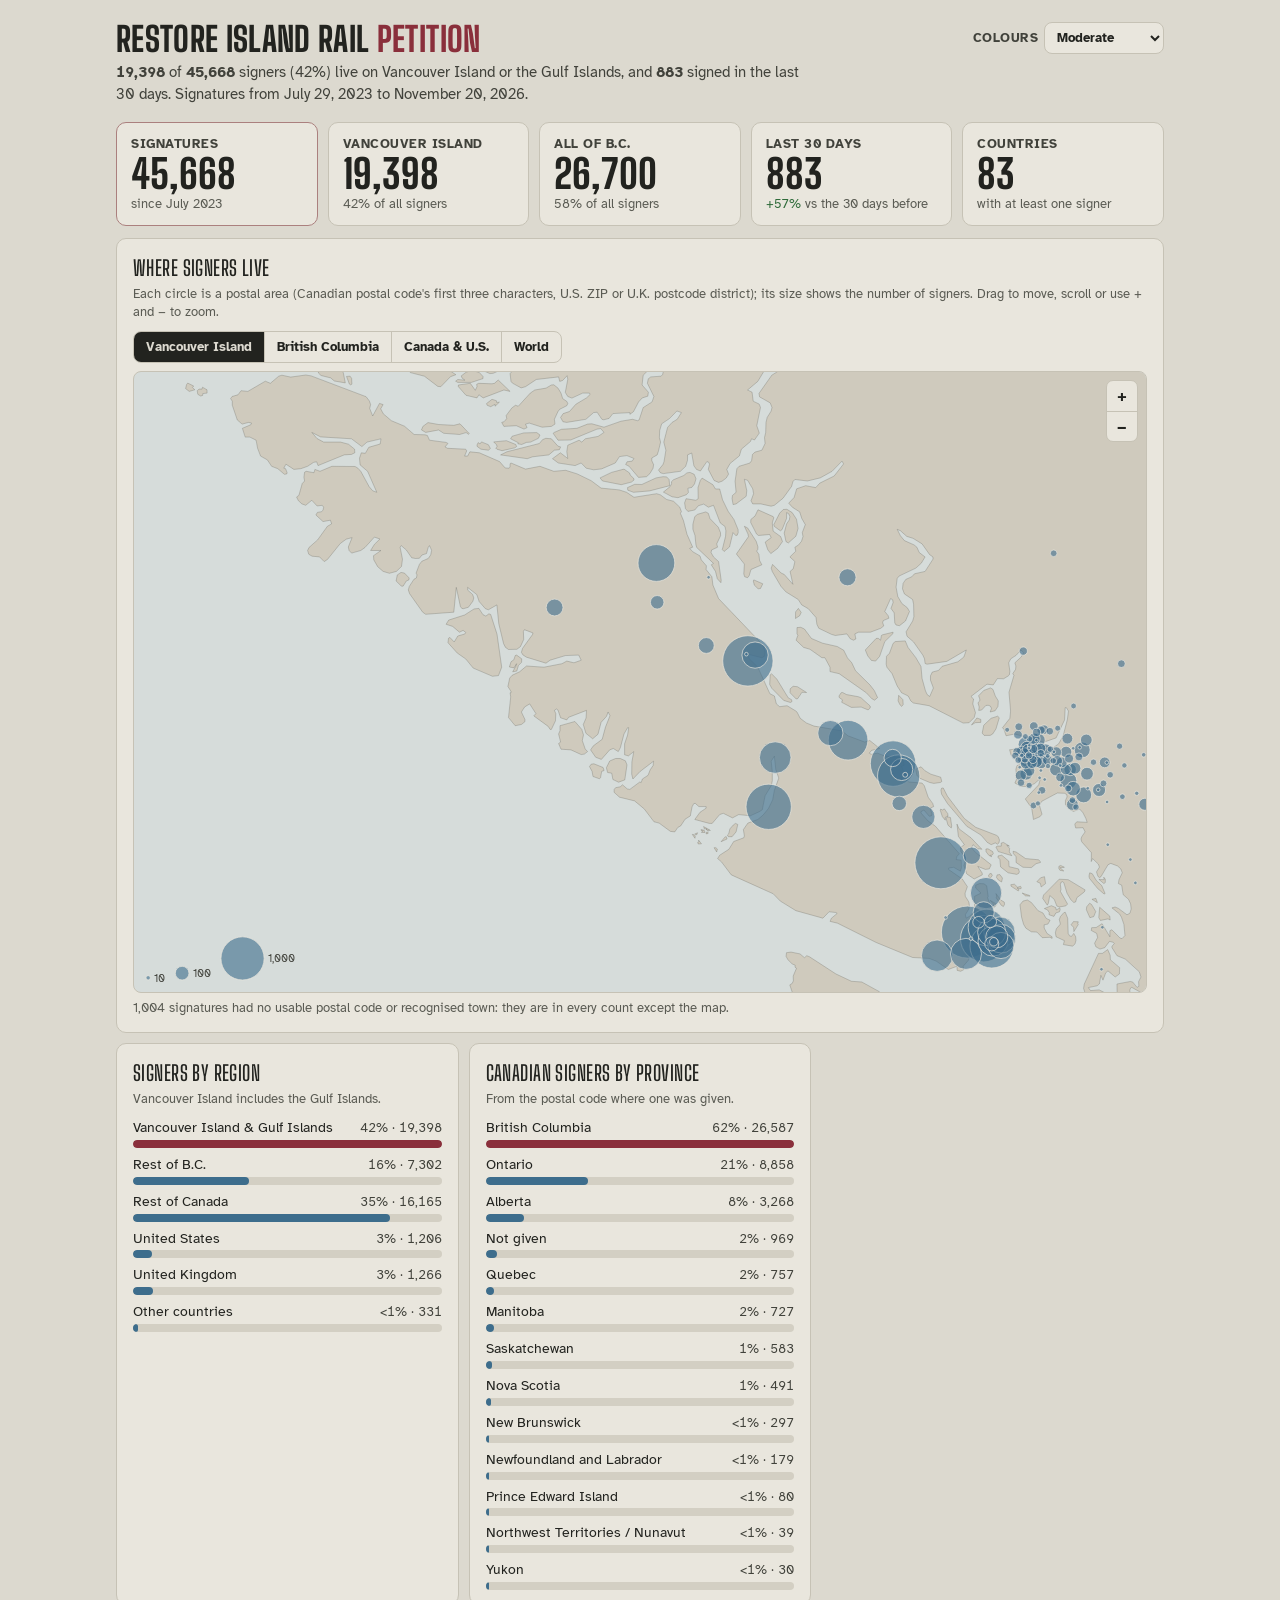
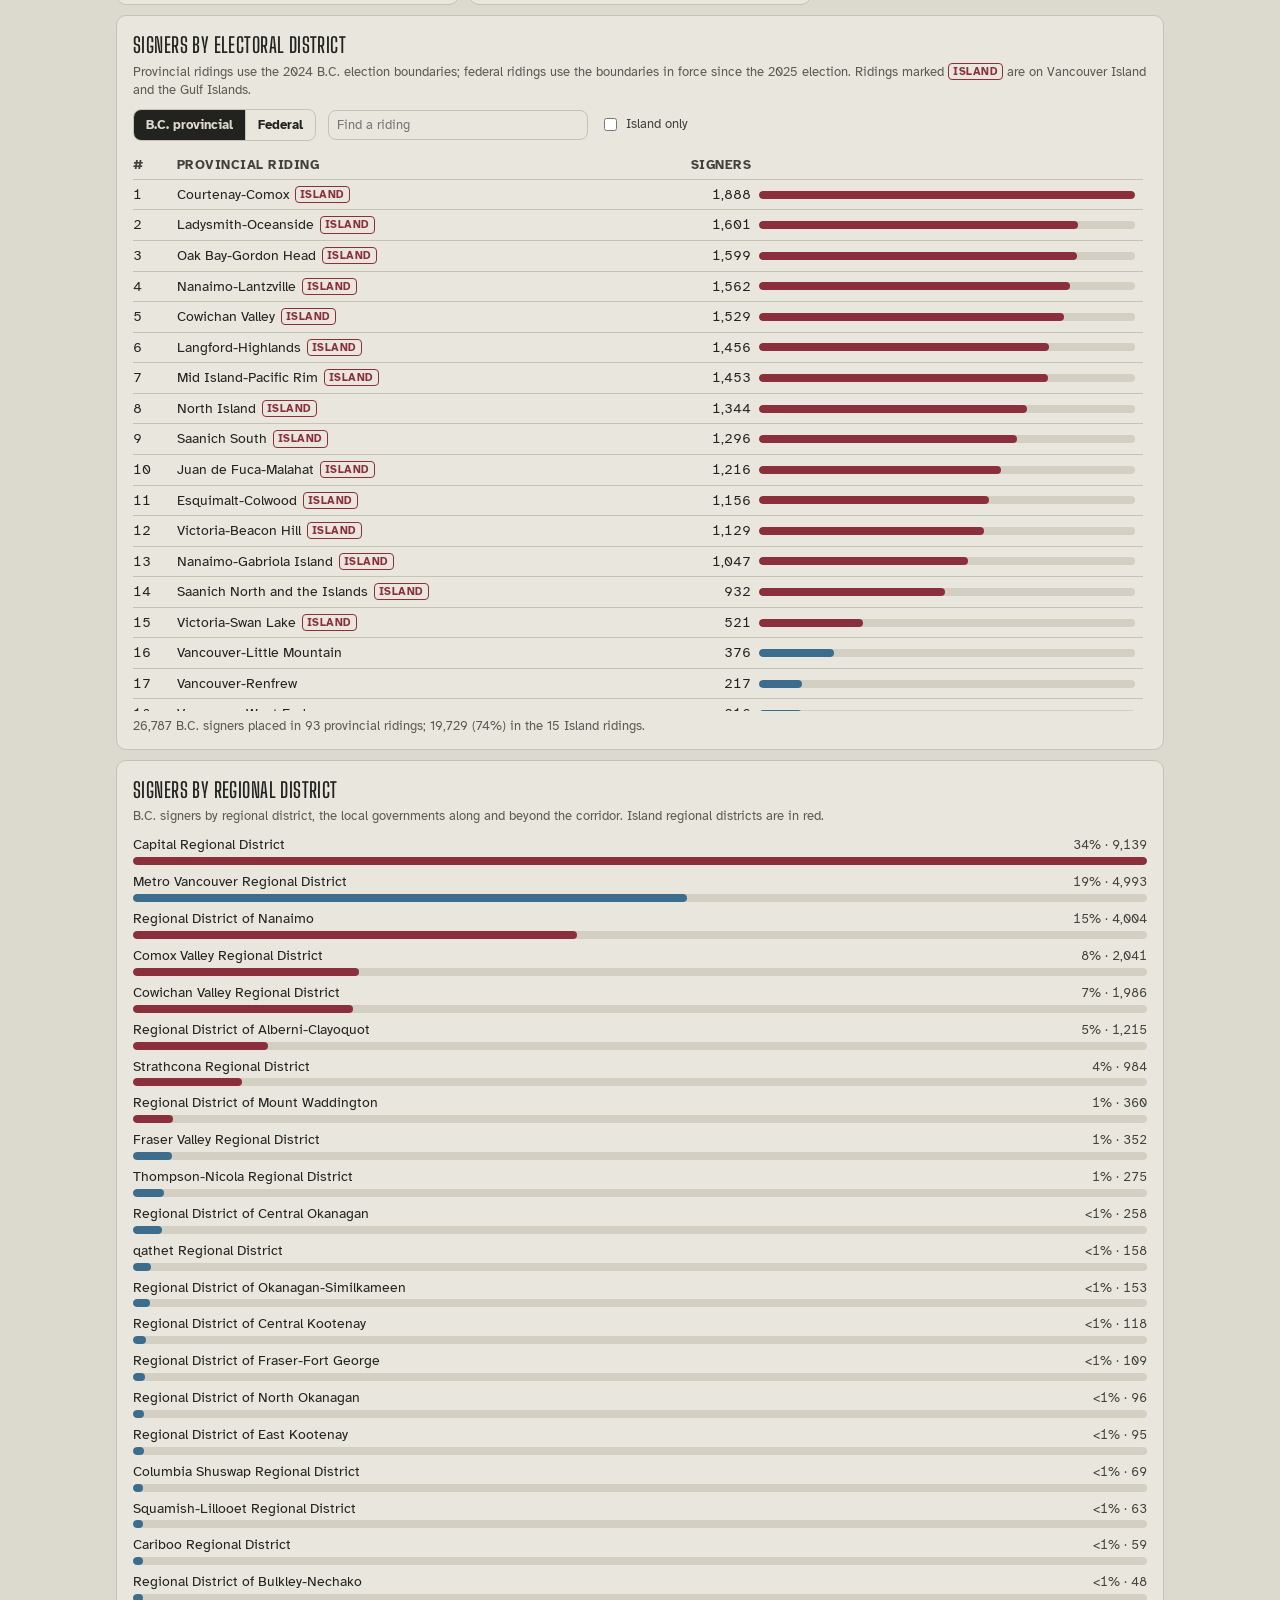
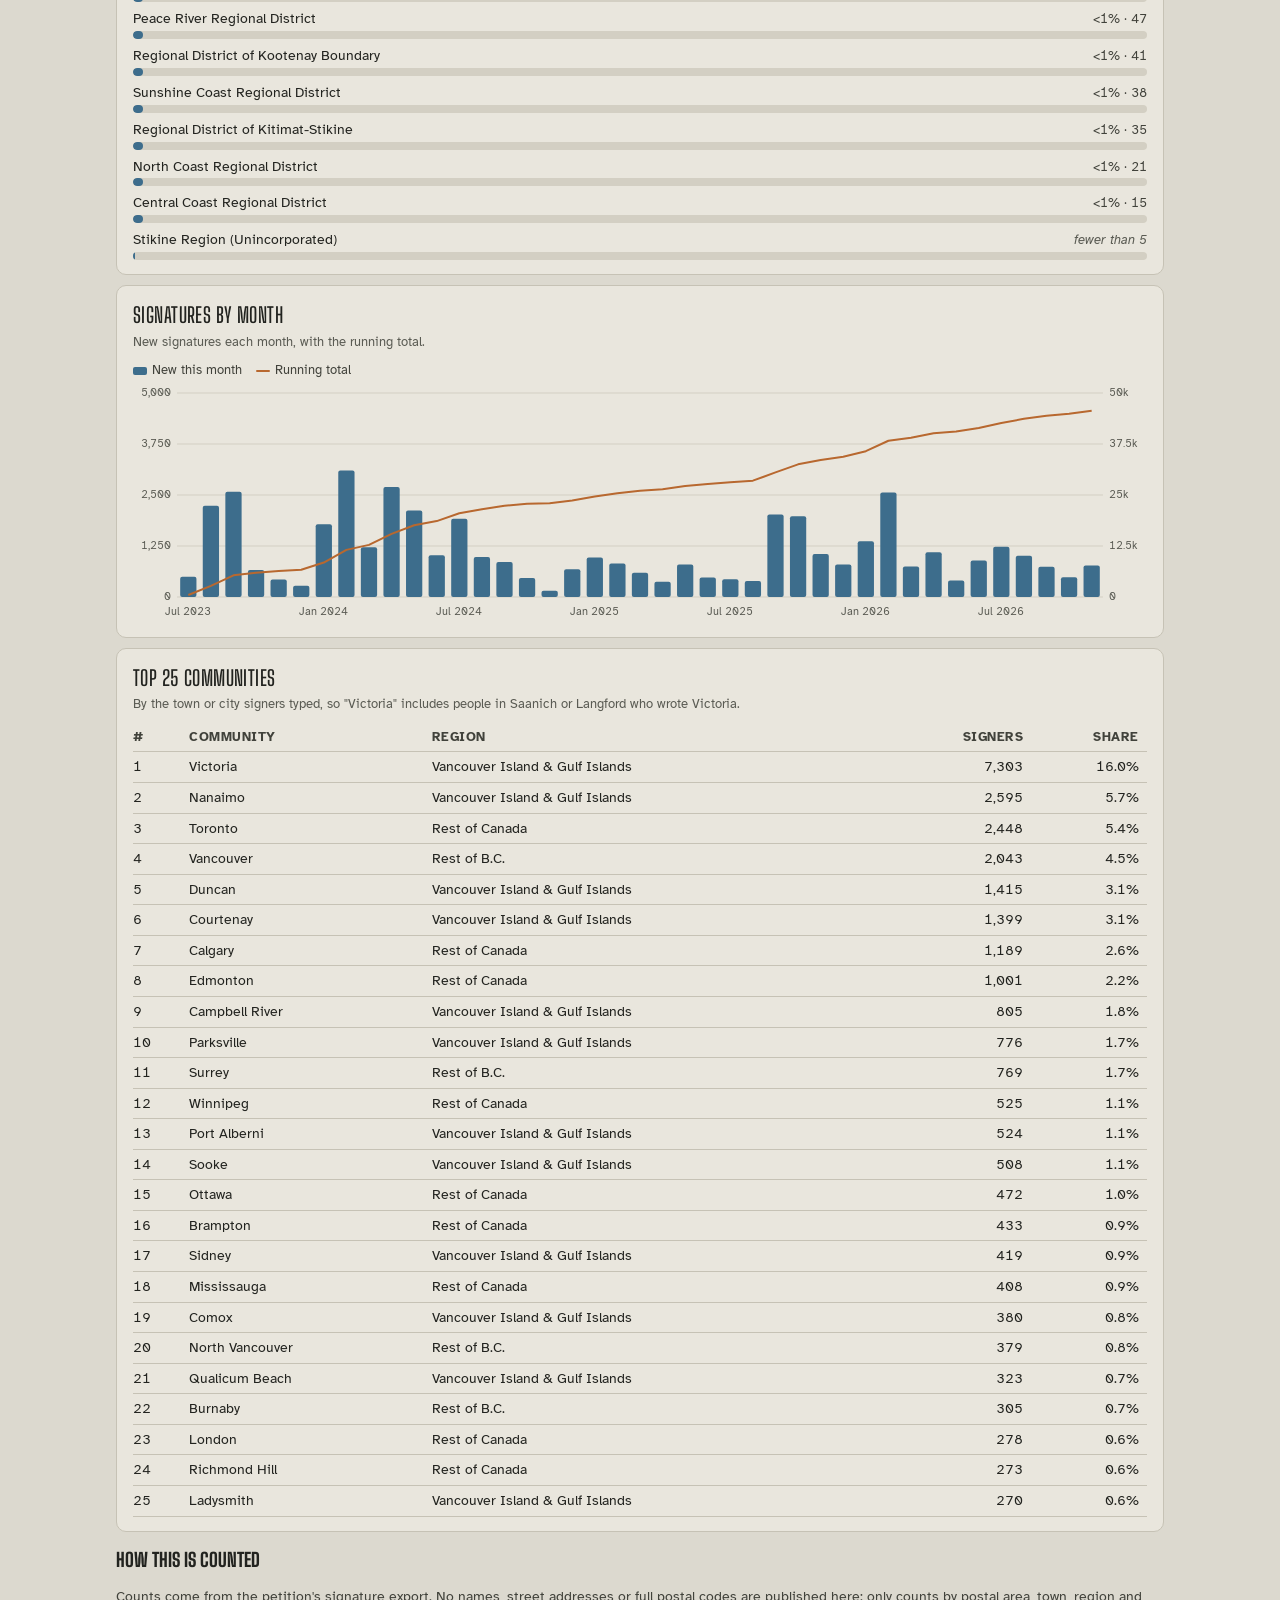
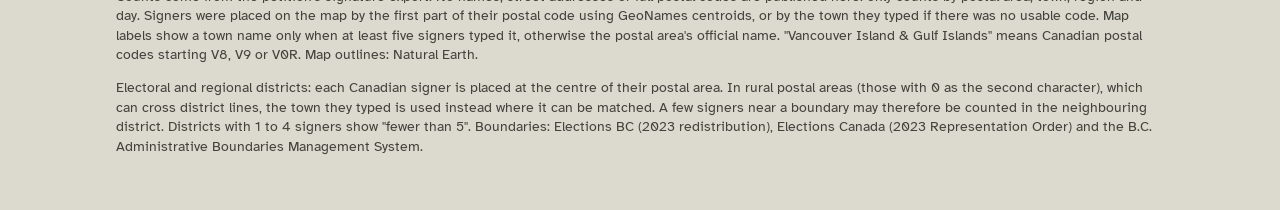
<file: petition/index.html>
<!doctype html>
<html lang="en">
<head>
<meta charset="utf-8">
<meta name="viewport" content="width=device-width, initial-scale=1">
<title>Restore Island Rail petition: who signed, and from where</title>
<meta name="description" content="Where signers of the Restore Island Rail petition live: counts by region, province, community and month, with a map. No names are published.">
<link rel="icon" href="../favicon.svg" type="image/svg+xml">
<link rel="stylesheet" href="../fonts/fonts.css">
<style>
:root{--display:'Big Shoulders Display',Impact,sans-serif;--body:'Atkinson Hyperlegible',system-ui,sans-serif}
/* Moderate (default): mid-tone, low glare, muted colours */
:root,:root[data-theme="moderate"]{--bg:#dcd9cf;--panel:#e9e6dd;--ink:#22231f;--ink2:#41423b;--muted:#5a5b53;--line:#c6c2b5;--grid:#d3cfc3;--accent:#8a2f3b;--land:#cfcabd;--water:#d6dcda;--s1:#3d6d8c;--s2:#b8682f;--track:#d3cfc3;--good:#2f6b3a;--dot:.6}
:root[data-theme="light"]{--bg:#f4f3ee;--panel:#fcfcfb;--ink:#0b0b0b;--ink2:#52514e;--muted:#6d6c67;--line:#e2e0d8;--grid:#ecebe5;--accent:#9b1c31;--land:#e9e7df;--water:#f4f3ee;--s1:#2a78d6;--s2:#eb6834;--track:#ecebe5;--good:#2e7d32;--dot:.55}
:root[data-theme="dark"]{--bg:#121211;--panel:#1a1a19;--ink:#f0efec;--ink2:#c3c2b7;--muted:#9c9b93;--line:#2e2e2b;--grid:#262624;--accent:#ee7586;--land:#262624;--water:#121211;--s1:#3987e5;--s2:#d95926;--track:#2a2a27;--good:#7cc58a;--dot:.6}
/* Heritage: cream paper, railway green and signal red */
:root[data-theme="heritage"]{--bg:#efe6d2;--panel:#f8f1e1;--ink:#1f2a22;--ink2:#3d4a40;--muted:#5d665c;--line:#dccfb3;--grid:#e6dcc5;--accent:#a3271f;--land:#e4d9bf;--water:#dfe3d6;--s1:#2f5d43;--s2:#b5481f;--track:#e6dcc5;--good:#2f5d43;--dot:.6}
/* Night: deep blue-grey for screens and evening reading */
:root[data-theme="night"]{--bg:#18202a;--panel:#202a36;--ink:#e6ebf0;--ink2:#b7c1cc;--muted:#8d98a5;--line:#334050;--grid:#2a3644;--accent:#f08a7e;--land:#2a3644;--water:#18202a;--s1:#6fb0e0;--s2:#e8a35c;--track:#2a3644;--good:#86d19a;--dot:.6}
/* High contrast: strongest text and colour separation */
:root[data-theme="contrast"]{--bg:#ffffff;--panel:#ffffff;--ink:#000000;--ink2:#1a1a1a;--muted:#333333;--line:#000000;--grid:#bdbdbd;--accent:#b00020;--land:#e6e6e6;--water:#ffffff;--s1:#0047b3;--s2:#c43c00;--track:#d9d9d9;--good:#00661a;--dot:.75}
*{box-sizing:border-box}
body{margin:0;background:var(--bg);color:var(--ink);font:15px/1.45 var(--body)}
html.embed body{background:transparent}
.wrap{max-width:1080px;margin:0 auto;padding:22px 16px 40px}
html.embed .wrap{padding:8px 4px 16px}
header{margin-bottom:16px;display:flex;flex-wrap:wrap;gap:10px 20px;align-items:flex-start;justify-content:space-between}
header .hd{flex:1 1 420px;min-width:0}
.themes{display:flex;align-items:center;gap:6px;font-size:12.5px;color:var(--ink2);font-weight:700;text-transform:uppercase;letter-spacing:.04em}
.themes select{font:600 13px var(--body);color:var(--ink);background:var(--panel);border:1px solid var(--line);border-radius:8px;padding:6px 8px;text-transform:none;letter-spacing:0;cursor:pointer}
h1{font-family:var(--display);font-weight:800;font-size:34px;line-height:1;margin:0;text-transform:uppercase;letter-spacing:.01em}
h1 span{color:var(--accent)}
.sub{color:var(--ink2);margin:6px 0 0;font-size:15px;max-width:70ch}
.sub b{font-variant-numeric:tabular-nums}
.tiles{display:grid;grid-template-columns:repeat(auto-fit,minmax(170px,1fr));gap:10px;margin-bottom:12px}
.tile{background:var(--panel);border:1px solid var(--line);border-radius:10px;padding:12px 14px}
.tile .k{font-size:12.5px;color:var(--ink2);font-weight:700;text-transform:uppercase;letter-spacing:.04em}
.tile .v{font-family:var(--display);font-weight:800;font-size:40px;line-height:1.05;font-variant-numeric:tabular-nums}
.tile .n{font-size:12.5px;color:var(--muted)}
.tile.hero{border-color:color-mix(in srgb,var(--accent) 45%,var(--line))}
.up{color:var(--good)}.down{color:var(--accent)}
.grid{display:grid;grid-template-columns:repeat(auto-fit,minmax(320px,1fr));gap:10px}
.card{background:var(--panel);border:1px solid var(--line);border-radius:10px;padding:14px 16px;min-width:0}
.card.wide{grid-column:1/-1}
.card h2{font-family:var(--display);font-weight:600;font-size:21px;margin:0;text-transform:uppercase;letter-spacing:.02em}
.card .cap{color:var(--muted);font-size:12.5px;margin:2px 0 10px}
.views{display:inline-flex;flex-wrap:wrap;border:1px solid var(--line);border-radius:8px;overflow:hidden;background:var(--panel);margin-bottom:8px}
.views button{font:600 13px var(--body);border:0;background:none;color:var(--ink);padding:7px 12px;cursor:pointer}
.views button+button{border-left:1px solid var(--line)}
.views button[aria-pressed="true"]{background:var(--ink);color:var(--bg)}
.map{position:relative;border:1px solid var(--line);border-radius:8px;overflow:hidden;background:var(--water)}
.map svg{display:block;width:100%;height:auto;touch-action:none;cursor:grab;user-select:none}
.map svg.drag{cursor:grabbing}
.map .land{fill:var(--land);stroke:var(--muted);stroke-width:.5;vector-effect:non-scaling-stroke;stroke-opacity:.55}
.map .dot{fill:var(--s1);fill-opacity:var(--dot);stroke:var(--panel);stroke-width:.7;vector-effect:non-scaling-stroke}
.map .dot:hover{fill-opacity:.9}
.map .lg{fill:var(--ink2);font-size:11px}
.zoom{position:absolute;right:8px;top:8px;display:flex;flex-direction:column;border:1px solid var(--line);border-radius:7px;overflow:hidden;background:var(--panel)}
.zoom button{font:700 16px var(--body);width:30px;height:30px;border:0;background:none;color:var(--ink);cursor:pointer}
.zoom button+button{border-top:1px solid var(--line)}
.chart{position:relative}
.chart svg{display:block;width:100%;height:auto;overflow:visible}
.chart .gl{stroke:var(--grid)}
.chart .ax{fill:var(--muted);font-size:11px;font-variant-numeric:tabular-nums}
.legend{display:flex;gap:14px;font-size:12.5px;color:var(--ink2);margin-bottom:4px}
.legend i{display:inline-block;width:14px;height:8px;vertical-align:middle;margin-right:5px;border-radius:2px}
.tip{position:absolute;pointer-events:none;background:var(--panel);border:1px solid var(--line);border-radius:7px;padding:6px 9px;font-size:12.5px;box-shadow:0 6px 18px rgba(0,0,0,.14);white-space:nowrap;z-index:2}
.tip b{font-variant-numeric:tabular-nums}.tip .m{color:var(--muted)}
.bars{display:grid;gap:7px}
.bar{display:grid;grid-template-columns:minmax(0,1fr) auto;gap:2px 10px;font-size:13.5px;align-items:baseline}
.bar .lbl{overflow:hidden;text-overflow:ellipsis;white-space:nowrap}
.bar .num{font-variant-numeric:tabular-nums;color:var(--ink2);font-size:13px}
.bar .tr{grid-column:1/-1;height:8px;background:var(--track);border-radius:4px;overflow:hidden}
.bar .fill{height:100%;background:var(--s1);border-radius:4px;min-width:2px}
.bar.hl .fill{background:var(--accent)}
table.tbl{width:100%;border-collapse:collapse;font-size:13.5px;font-variant-numeric:tabular-nums}
table.tbl th,table.tbl td{padding:5px 8px 5px 0;border-bottom:1px solid var(--line);text-align:left}
table.tbl th{color:var(--ink2);font-size:12.5px;text-transform:uppercase;letter-spacing:.04em}
table.tbl .r{text-align:right}
.note{color:var(--muted);font-size:12.5px;margin:6px 0 0}
.dtools{display:flex;flex-wrap:wrap;gap:8px 12px;align-items:center;margin-bottom:10px}
.dtools .views{margin-bottom:0}
.dtools select,.dtools input{font:600 13px var(--body);color:var(--ink);background:var(--panel);border:1px solid var(--line);border-radius:8px;padding:6px 8px}
.dtools input{min-width:0;flex:1 1 160px;max-width:260px;font-weight:400}
.dtools label{display:flex;align-items:center;gap:6px;font-size:13px;color:var(--ink2)}
.dtools label input{flex:none;min-width:0}
.dlist{max-height:560px;overflow-y:auto;padding-right:4px}
html.embed .dlist{max-height:none}
.dlist table.tbl td.bar-c{width:38%;min-width:90px}
.dlist .tr{height:8px;background:var(--track);border-radius:4px;overflow:hidden}
.dlist .fill{height:100%;background:var(--s1);border-radius:4px;min-width:2px}
.dlist tr.isl .fill{background:var(--accent)}
.tag{display:inline-block;font-size:10.5px;font-weight:700;text-transform:uppercase;letter-spacing:.05em;color:var(--accent);border:1px solid currentColor;border-radius:4px;padding:0 4px;margin-left:6px;vertical-align:1px}
.few{color:var(--muted);font-style:italic}
.about{margin-top:14px;color:var(--ink2);font-size:13.5px}
.about h2{font-family:var(--display);font-size:19px;text-transform:uppercase;margin:0 0 4px;color:var(--ink)}
.status{color:var(--muted);font-size:13px;margin:8px 0}
@media (max-width:600px){h1{font-size:28px}.tile .v{font-size:34px}.dlist .bar-c,.dlist th:last-child{display:none}}
</style>
</head>
<body>
<div class="wrap">
<header>
  <div class="hd"><h1>Restore Island Rail <span>petition</span></h1>
  <p class="sub" id="lede">Loading…</p></div>
  <label class="themes">Colours
    <select id="theme" aria-label="Colour theme">
      <option value="moderate">Moderate</option><option value="light">Light</option><option value="dark">Dark</option>
      <option value="heritage">Heritage</option><option value="night">Night</option><option value="contrast">High contrast</option>
    </select></label>
</header>
<section class="tiles" id="tiles" aria-label="Summary"></section>
<div class="grid">
  <section class="card wide" id="map-card"><h2>Where signers live</h2>
    <p class="cap">Each circle is a postal area (Canadian postal code's first three characters, U.S. ZIP or U.K. postcode district); its size shows the number of signers. Drag to move, scroll or use + and − to zoom.</p>
    <div class="views" role="group" aria-label="Map view">
      <button type="button" data-v="island" aria-pressed="true">Vancouver Island</button><button type="button" data-v="bc" aria-pressed="false">British Columbia</button><button type="button" data-v="na" aria-pressed="false">Canada &amp; U.S.</button><button type="button" data-v="world" aria-pressed="false">World</button>
    </div>
    <div class="map" id="map"><div class="zoom"><button type="button" id="zin" aria-label="Zoom in">+</button><button type="button" id="zout" aria-label="Zoom out">−</button></div></div>
    <p class="note" id="unlocated"></p></section>
  <section class="card"><h2>Signers by region</h2><p class="cap">Vancouver Island includes the Gulf Islands.</p><div class="bars" id="b-region"></div></section>
  <section class="card"><h2>Canadian signers by province</h2><p class="cap">From the postal code where one was given.</p><div class="bars" id="b-prov"></div></section>
  <section class="card wide" id="ridings"><h2>Signers by electoral district</h2>
    <p class="cap">Provincial ridings use the 2024 B.C. election boundaries; federal ridings use the boundaries in force since the 2025 election. Ridings marked <span class="tag" style="margin:0">Island</span> are on Vancouver Island and the Gulf Islands.</p>
    <div class="dtools">
      <div class="views" role="group" aria-label="Level of government"><button type="button" data-lv="bc" aria-pressed="true">B.C. provincial</button><button type="button" data-lv="fed" aria-pressed="false">Federal</button></div>
      <select id="d-prov" aria-label="Province" hidden></select>
      <input type="search" id="d-q" placeholder="Find a riding" aria-label="Find a riding">
      <label><input type="checkbox" id="d-isl"> Island only</label>
    </div>
    <div class="dlist"><table class="tbl" id="t-ridings"></table></div>
    <p class="note" id="d-note"></p></section>
  <section class="card wide" id="regional-districts"><h2>Signers by regional district</h2>
    <p class="cap">B.C. signers by regional district, the local governments along and beyond the corridor. Island regional districts are in red.</p>
    <div class="bars" id="b-rd"></div></section>
  <section class="card wide"><h2>Signatures by month</h2><p class="cap">New signatures each month, with the running total.</p>
    <div class="legend"><span><i style="background:var(--s1)"></i>New this month</span><span><i style="background:var(--s2);height:2px"></i>Running total</span></div>
    <div class="chart" id="c-month"></div></section>
  <section class="card wide"><h2>Top 25 communities</h2><p class="cap">By the town or city signers typed, so "Victoria" includes people in Saanich or Langford who wrote Victoria.</p>
    <div style="overflow-x:auto"><table class="tbl" id="t-comm"></table></div></section>
</div>
<section class="about"><h2>How this is counted</h2>
<p>Counts come from the petition's signature export. No names, street addresses or full postal codes are published here: only counts by postal area, town, region and day. Signers were placed on the map by the first part of their postal code using GeoNames centroids, or by the town they typed if there was no usable code. Map labels show a town name only when at least five signers typed it, otherwise the postal area's official name. "Vancouver Island &amp; Gulf Islands" means Canadian postal codes starting V8, V9 or V0R. Map outlines: Natural Earth.</p>
<p>Electoral and regional districts: each Canadian signer is placed at the centre of their postal area. In rural postal areas (those with 0 as the second character), which can cross district lines, the town they typed is used instead where it can be matched. A few signers near a boundary may therefore be counted in the neighbouring district. Districts with 1 to 4 signers show "fewer than 5". Boundaries: Elections BC (2023 redistribution), Elections Canada (2023 Representation Order) and the B.C. Administrative Boundaries Management System.</p></section>
</div>
<div class="tip" id="tip" hidden></div>
<script>
const $=id=>document.getElementById(id);
const NS='http://www.w3.org/2000/svg';
const el=(t,a,p)=>{const e=document.createElementNS(NS,t);for(const k in a)e.setAttribute(k,a[k]);if(p)p.appendChild(e);return e;};
const fmt=n=>Math.round(n).toLocaleString('en-CA');
const pc=(n,d,dp=0)=>{if(!d)return'–';const v=n/d*100;return v>0&&v<Math.pow(10,-dp)?'<'+Math.pow(10,-dp)+'%':v.toFixed(dp)+'%';};
const esc=s=>String(s).replace(/[&<>"]/g,c=>({'&':'&amp;','<':'&lt;','>':'&gt;','"':'&quot;'}[c]));
const dlong=d=>new Date(d+'T12:00:00Z').toLocaleDateString('en-CA',{month:'long',day:'numeric',year:'numeric',timeZone:'UTC'});
const mlong=m=>new Date(m+'-15T12:00:00Z').toLocaleDateString('en-CA',{month:'long',year:'numeric',timeZone:'UTC'});
const mshort=m=>new Date(m+'-15T12:00:00Z').toLocaleDateString('en-CA',{month:'short',year:'numeric',timeZone:'UTC'});
function niceMax(v){if(v<=4)return 4;const p=Math.pow(10,Math.floor(Math.log10(v))),m=v/p;return (m<=2?2:m<=5?5:10)*p;}
const REGIONS=['Vancouver Island & Gulf Islands','Rest of B.C.','Rest of Canada','United States','United Kingdom','Other countries'];
const params=new URLSearchParams(location.search);
if(params.has('embed')||window.self!==window.top)document.documentElement.classList.add('embed');
const THEMES=['moderate','light','dark','heritage','night','contrast'];
// ?theme= in the link wins (and isn't remembered); otherwise the visitor's last pick; otherwise Moderate
let saved=null;try{saved=localStorage.getItem('rir-petition-theme');}catch(e){}
const urlTheme=params.get('theme');
function setTheme(t,remember){if(!THEMES.includes(t))t='moderate';document.documentElement.dataset.theme=t;$('theme').value=t;
  if(remember)try{localStorage.setItem('rir-petition-theme',t);}catch(e){}}
setTheme(THEMES.includes(urlTheme)?urlTheme:saved,false);
$('theme').addEventListener('change',e=>{setTheme(e.target.value,true);if(D){monthly();drawMap();}});
if(params.get('picker')==='off')document.querySelector('.themes').hidden=true;
const tip=$('tip');
function showTip(e,html){tip.innerHTML=html;tip.hidden=false;const w=tip.offsetWidth,h=tip.offsetHeight;let x=e.pageX+14,y=e.pageY-h-10;if(x+w>document.documentElement.clientWidth-8)x=e.pageX-w-14;if(y<window.scrollY+4)y=e.pageY+16;tip.style.left=x+'px';tip.style.top=y+'px';}
const hideTip=()=>{tip.hidden=true;};
let D=null;

/* ---------- summary ---------- */
function summary(){
  const R=D.regions,sum=f=>R.filter(f).reduce((a,r)=>a+r[4],0);
  const total=sum(()=>true),island=sum(r=>r[0]===REGIONS[0]),bc=sum(r=>r[0]===REGIONS[0]||r[0]===REGIONS[1]);
  const countries=new Set(R.map(r=>r[2])).size,unloc=sum(r=>r[3]==='Not located');
  const end=new Date(D.to+'T00:00:00Z'),ago=d=>Math.round((end-new Date(d+'T00:00:00Z'))/864e5);
  const l30=D.daily.filter(d=>ago(d[0])<30).reduce((a,d)=>a+d[1],0),p30=D.daily.filter(d=>ago(d[0])>=30&&ago(d[0])<60).reduce((a,d)=>a+d[1],0);
  const ch=p30?l30/p30-1:null;
  $('lede').innerHTML=`<b>${fmt(island)}</b> of <b>${fmt(total)}</b> signers (${pc(island,total)}) live on Vancouver Island or the Gulf Islands, and <b>${fmt(l30)}</b> signed in the last 30 days. Signatures from ${dlong(D.from)} to ${dlong(D.to)}.`;
  const tile=(k,v,n,hero)=>`<div class="tile${hero?' hero':''}"><div class="k">${k}</div><div class="v">${v}</div><div class="n">${n}</div></div>`;
  $('tiles').innerHTML=tile('Signatures',fmt(total),'since July 2023',true)
    +tile('Vancouver Island',fmt(island),`${pc(island,total)} of all signers`)
    +tile('All of B.C.',fmt(bc),`${pc(bc,total)} of all signers`)
    +tile('Last 30 days',fmt(l30),ch==null?'':`<span class="${ch>=0?'up':'down'}">${ch>=0?'+':'−'}${Math.abs(Math.round(ch*100))}%</span> vs the 30 days before`)
    +tile('Countries',fmt(countries),'with at least one signer');
  $('unlocated').textContent=`${fmt(unloc)} signatures had no usable postal code or recognised town: they are in every count except the map.`;
  return total;}

/* ---------- bars ---------- */
function bars(box,items,total,hl){box.innerHTML='';const max=Math.max(...items.map(x=>x[1]),1);
  for(const [name,v] of items){const r=document.createElement('div');r.className='bar'+(name===hl?' hl':'');
    r.innerHTML=`<span class="lbl" title="${esc(name)}">${esc(name)}</span><span class="num">${pc(v,total)} · ${fmt(v)}</span><div class="tr"><div class="fill" style="width:${Math.max(1,v/max*100)}%"></div></div>`;box.appendChild(r);}}
function regionBars(total){
  bars($('b-region'),REGIONS.map(g=>[g,D.regions.filter(r=>r[0]===g).reduce((a,r)=>a+r[4],0)]),total,REGIONS[0]);
  const p={};D.regions.filter(r=>r[2]==='Canada').forEach(r=>{p[r[1]||'Not given']=(p[r[1]||'Not given']||0)+r[4];});
  const ca=Object.values(p).reduce((a,b)=>a+b,0);
  bars($('b-prov'),Object.entries(p).sort((a,b)=>b[1]-a[1]),ca,'British Columbia');}

/* ---------- monthly chart ---------- */
function monthly(){const box=$('c-month');box.innerHTML='';
  const m={};D.daily.forEach(([d,n])=>{m[d.slice(0,7)]=(m[d.slice(0,7)]||0)+n;});
  const months=Object.keys(m).sort();let run=0;const rows=months.map(k=>({k,n:m[k],c:(run+=m[k])}));
  const W=Math.max(320,box.clientWidth||900),H=240,L=44,R=44,T=10,B=26,iw=W-L-R,ih=H-T-B;
  const svg=el('svg',{viewBox:`0 0 ${W} ${H}`,role:'img','aria-label':'New petition signatures by month since July 2023, with the running total'},box);
  const mx=niceMax(Math.max(...rows.map(r=>r.n))),cx=niceMax(run);
  for(let i=0;i<=4;i++){const y=T+ih-ih*i/4;el('line',{x1:L,x2:W-R,y1:y,y2:y,class:'gl'},svg);
    el('text',{x:L-6,y:y+3.5,'text-anchor':'end',class:'ax'},svg).textContent=fmt(mx*i/4);
    el('text',{x:W-R+6,y:y+3.5,class:'ax'},svg).textContent=cx*i/4>=1000?(cx*i/4/1000)+'k':fmt(cx*i/4);}
  const n=rows.length,step=iw/n,xc=i=>L+step*(i+.5),bw=Math.max(2,step*.72);
  const jan=rows.map((r,i)=>[r,i]).filter(([r])=>/-(01|07)$/.test(r.k));const every=Math.ceil(jan.length/Math.max(2,Math.floor(iw/70)));
  jan.forEach(([r,i],j)=>{if(j%every)return;el('text',{x:xc(i),y:H-8,'text-anchor':'middle',class:'ax'},svg).textContent=mshort(r.k);});
  rows.forEach((r,i)=>{const h=Math.max(1,ih*r.n/mx);el('rect',{x:xc(i)-bw/2,y:T+ih-h,width:bw,height:h,rx:2,fill:'var(--s1)'},svg);});
  el('polyline',{points:rows.map((r,i)=>`${xc(i)},${T+ih-ih*r.c/cx}`).join(' '),fill:'none',stroke:'var(--s2)','stroke-width':2,'stroke-linejoin':'round'},svg);
  const cross=el('line',{y1:T,y2:T+ih,stroke:'var(--muted)','stroke-dasharray':'3 3',visibility:'hidden'},svg);
  const hit=el('rect',{x:L,y:T,width:iw,height:ih,fill:'transparent'},svg);
  hit.addEventListener('pointermove',e=>{const r=svg.getBoundingClientRect(),x=(e.clientX-r.left)*W/r.width,i=Math.max(0,Math.min(n-1,Math.floor((x-L)/step))),d=rows[i];
    cross.setAttribute('x1',xc(i));cross.setAttribute('x2',xc(i));cross.setAttribute('visibility','visible');
    showTip(e,`<div><b>${mlong(d.k)}</b></div><div>${fmt(d.n)} new signatures</div><div class="m">${fmt(d.c)} in total so far</div>`);});
  hit.addEventListener('pointerleave',()=>{cross.setAttribute('visibility','hidden');hideTip();});}

/* ---------- electoral and regional districts ---------- */
let LV='bc';
const PROVS=['B.C.','Alta.','Sask.','Man.','Ont.','Que.','N.B.','N.S.','P.E.I.','N.L.','Y.T.','N.W.T.','Nvt.'];
function districts(){const X=D.districts;if(!X)return;
  const sel=$('d-prov');if(!sel.options.length){sel.innerHTML='<option value="">All provinces</option>'+PROVS.map(p=>`<option${p==='B.C.'?' selected':''}>${p}</option>`).join('');}
  sel.hidden=LV!=='fed';
  const q=$('d-q').value.trim().toLowerCase(),isl=$('d-isl').checked;
  let rows=LV==='bc'?X.bc_ridings.map(r=>({name:r[0],n:r[1],isl:r[2],prov:'B.C.'})):X.fed_ridings.map(r=>({name:r[0],prov:r[1],n:r[2],isl:r[3]}));
  const all=rows;
  if(LV==='fed'&&sel.value)rows=rows.filter(r=>r.prov===sel.value);
  if(isl)rows=rows.filter(r=>r.isl);
  if(q)rows=rows.filter(r=>r.name.toLowerCase().includes(q));
  const max=Math.max(1,...all.map(r=>r.n||0));
  const rank=new Map(all.map((r,i)=>[r.name,i+1]));
  $('t-ridings').innerHTML=`<tr><th>#</th><th>${LV==='bc'?'Provincial riding':'Federal riding'}</th>${LV==='fed'&&!sel.value?'<th>Prov.</th>':''}<th class="r">Signers</th><th></th></tr>`
    +(rows.length?rows.map(r=>`<tr class="${r.isl?'isl':''}"><td>${r.n==null?'':rank.get(r.name)}</td><td>${esc(r.name)}${r.isl?'<span class="tag">Island</span>':''}</td>${LV==='fed'&&!sel.value?`<td>${esc(r.prov)}</td>`:''}<td class="r">${r.n==null?'<span class="few">fewer than 5</span>':fmt(r.n)}</td><td class="bar-c"><div class="tr"><div class="fill" style="width:${r.n?Math.max(1,r.n/max*100):0}%"></div></div></td></tr>`).join('')
      :'<tr><td colspan="5" class="few">No ridings match.</td></tr>');
  const placed=all.reduce((a,r)=>a+(r.n||0),0),isln=all.filter(r=>r.isl).reduce((a,r)=>a+(r.n||0),0);
  $('d-note').textContent=LV==='bc'
    ?`${fmt(placed)} B.C. signers placed in ${all.length} provincial ridings; ${fmt(isln)} (${pc(isln,placed)}) in the ${all.filter(r=>r.isl).length} Island ridings.`
    :`${fmt(placed)} Canadian signers placed in ${all.length} federal ridings; ${fmt(isln)} (${pc(isln,placed)}) in the ${all.filter(r=>r.isl).length} Island ridings.`;
  postHeight();}
function regionalDistricts(){const X=D.districts;if(!X)return;const box=$('b-rd');box.innerHTML='';
  const rows=X.regional_districts,tot=rows.reduce((a,r)=>a+(r[1]||0),0),max=Math.max(1,...rows.map(r=>r[1]||0));
  for(const [name,n,isl] of rows){const r=document.createElement('div');r.className='bar'+(isl?' hl':'');
    r.innerHTML=`<span class="lbl" title="${esc(name)}">${esc(name)}</span><span class="num">${n==null?'<span class="few">fewer than 5</span>':`${pc(n,tot)} · ${fmt(n)}`}</span><div class="tr"><div class="fill" style="width:${n?Math.max(1,n/max*100):0}%"></div></div>`;box.appendChild(r);}}
document.querySelectorAll('[data-lv]').forEach(b=>b.onclick=()=>{LV=b.dataset.lv;document.querySelectorAll('[data-lv]').forEach(x=>x.setAttribute('aria-pressed',String(x===b)));D&&districts();});
['d-q','d-isl','d-prov'].forEach(id=>$(id).addEventListener('input',()=>D&&districts()));

/* ---------- communities ---------- */
function communities(total){const rows=D.communities.slice().sort((a,b)=>b[2]-a[2]).slice(0,25);
  $('t-comm').innerHTML='<tr><th>#</th><th>Community</th><th>Region</th><th class="r">Signers</th><th class="r">Share</th></tr>'
    +rows.map((r,i)=>`<tr><td>${i+1}</td><td>${esc(r[0])}</td><td>${esc(r[1])}</td><td class="r">${fmt(r[2])}</td><td class="r">${pc(r[2],total,1)}</td></tr>`).join('');}

/* ---------- map ---------- */
const VIEWS={island:{box:[-128.4,48.25,-123.0,50.85],rMax:26,label:'Vancouver Island'},bc:{box:[-136,48.2,-114,59.5],rMax:22,label:'British Columbia'},
  na:{box:[-135,25,-55,60],rMax:18,label:'Canada and the United States'},world:{box:[-170,-50,180,72],rMax:14,label:'the world'}};
let VIEW='island',VB=null,MAP=null;
const merc=([lon,lat])=>{const l=Math.max(-85,Math.min(85,lat))*Math.PI/180;return [lon*Math.PI/180,-Math.log(Math.tan(Math.PI/4+l/2))];};
function ringPath(ring,P){let s='';for(let i=0;i<ring.length;i++){const p=P(ring[i]);s+=(i?'L':'M')+p[0].toFixed(1)+','+p[1].toFixed(1);}return s+'Z';}
function geomPath(g,P){if(!g)return'';const polys=g.type==='Polygon'?[g.coordinates]:g.type==='MultiPolygon'?g.coordinates:[];return polys.map(poly=>poly.map(r=>ringPath(r,P)).join('')).join('');}
function drawMap(){const box=$('map');box.querySelector('svg')?.remove();
  const v=VIEWS[VIEW],W=Math.max(300,box.clientWidth||900),H=Math.round(Math.min(620,Math.max(320,W*(VIEW==='world'?.55:.72))));
  const [x0,y1]=merc([v.box[0],v.box[1]]),[x1,y0]=merc([v.box[2],v.box[3]]);
  const k=Math.min((W-16)/(x1-x0),(H-16)/(y1-y0)),ox=(W-(x1-x0)*k)/2-x0*k,oy=(H-(y1-y0)*k)/2-y0*k;
  const P=ll=>{const m=merc(ll);return [m[0]*k+ox,m[1]*k+oy];};
  const svg=el('svg',{viewBox:`0 0 ${W} ${H}`,role:'img','aria-label':`Map of petition signers across ${v.label}; circle size shows the number of signers in each postal area`});
  box.prepend(svg);const g=el('g',{},svg);
  const B=D.basemap,layers=VIEW==='island'?[B.coast]:VIEW==='world'?[B.world]:[B.world,B.admin1];
  layers.forEach(fc=>fc.features.forEach(f=>{const d=geomPath(f.geometry,P);if(d)el('path',{d,class:'land'},g);}));
  // merge rows that share a point; keep only points near the view
  const pts=new Map();for(const p of D.places){if(p[4]==null)continue;const key=p[4]+','+p[5];const q=pts.get(key);
    if(q){q.n+=p[7];if(p[7]>q.top){q.top=p[7];q.name=p[0];}}else pts.set(key,{ll:[p[5],p[4]],n:p[7],top:p[7],name:p[0],prov:p[2],country:p[3],level:p[6]});}
  const vmax=Math.max(...[...pts.values()].map(p=>p.n));const rr=n=>Math.max(1.8,Math.sqrt(n/vmax)*v.rMax);
  const list=[...pts.values()].map(p=>{const [x,y]=P(p.ll);return {...p,x,y};}).filter(p=>p.x>-50&&p.x<W+50&&p.y>-50&&p.y<H+50).sort((a,b)=>b.n-a.n);
  const dots=el('g',{},g);
  for(const p of list){const c=el('circle',{cx:p.x.toFixed(1),cy:p.y.toFixed(1),r:rr(p.n),class:'dot'},dots);c._p=p;}
  dots.addEventListener('pointermove',e=>{const p=e.target._p;if(!p)return hideTip();
    showTip(e,`<div><b>${esc(p.name)}</b></div><div>${fmt(p.n)} signer${p.n===1?'':'s'}</div><div class="m">${esc([p.prov,p.country].filter(Boolean).join(', '))} · ${esc(p.level)}</div>`);});
  dots.addEventListener('pointerleave',hideTip);
  // legend
  const lg=el('g',{transform:`translate(12,${H-12})`},svg);let lx=0;
  for(const n of [10,100,1000]){if(n>vmax)continue;const r=rr(n);el('circle',{cx:lx+r,cy:-r,r,class:'dot'},lg);const t=el('text',{x:lx+2*r+4,y:-r+4,class:'lg'},lg);t.textContent=fmt(n);lx+=2*r+14+(t.getComputedTextLength()||28);}
  MAP={svg,g,dots,W,H,rr,k:1,tx:0,ty:0,lg};applyZoom();}
function applyZoom(){const m=MAP;m.g.setAttribute('transform',`translate(${m.tx},${m.ty}) scale(${m.k})`);
  for(const c of m.dots.children)c.setAttribute('r',m.rr(c._p.n)/Math.sqrt(m.k));}
function zoomAt(f,cx,cy){const m=MAP,k=Math.max(1,Math.min(24,m.k*f));f=k/m.k;m.tx=cx-(cx-m.tx)*f;m.ty=cy-(cy-m.ty)*f;m.k=k;clampPan();applyZoom();}
function clampPan(){const m=MAP;m.tx=Math.min(0,Math.max(m.W-m.W*m.k,m.tx));m.ty=Math.min(0,Math.max(m.H-m.H*m.k,m.ty));}
function svgPt(e){const r=MAP.svg.getBoundingClientRect();return [(e.clientX-r.left)*MAP.W/r.width,(e.clientY-r.top)*MAP.H/r.height];}
(function(){const box=$('map');let drag=null;const ptrs=new Map();
  box.addEventListener('wheel',e=>{if(!MAP||!e.target.closest('svg'))return;e.preventDefault();const [x,y]=svgPt(e);zoomAt(Math.exp(-e.deltaY*0.002),x,y);},{passive:false});
  box.addEventListener('pointerdown',e=>{if(!MAP||!e.target.closest('svg'))return;ptrs.set(e.pointerId,svgPt(e));MAP.svg.setPointerCapture(e.pointerId);
    if(ptrs.size===1)drag={p:svgPt(e),tx:MAP.tx,ty:MAP.ty};MAP.svg.classList.add('drag');});
  box.addEventListener('pointermove',e=>{if(!MAP||!ptrs.has(e.pointerId))return;const prev=[...ptrs.values()];ptrs.set(e.pointerId,svgPt(e));
    if(ptrs.size===2){const [a,b]=[...ptrs.values()],[pa,pb]=prev,d0=Math.hypot(pa[0]-pb[0],pa[1]-pb[1]),d1=Math.hypot(a[0]-b[0],a[1]-b[1]);if(d0>0)zoomAt(d1/d0,(a[0]+b[0])/2,(a[1]+b[1])/2);drag=null;return;}
    if(drag){const p=svgPt(e);MAP.tx=drag.tx+p[0]-drag.p[0];MAP.ty=drag.ty+p[1]-drag.p[1];clampPan();applyZoom();hideTip();}});
  const up=e=>{ptrs.delete(e.pointerId);if(!ptrs.size){drag=null;MAP&&MAP.svg.classList.remove('drag');}};
  box.addEventListener('pointerup',up);box.addEventListener('pointercancel',up);
  $('zin').onclick=()=>MAP&&zoomAt(1.6,MAP.W/2,MAP.H/2);$('zout').onclick=()=>MAP&&zoomAt(1/1.6,MAP.W/2,MAP.H/2);
  document.querySelectorAll('.views button[data-v]').forEach(b=>b.onclick=()=>{VIEW=b.dataset.v;document.querySelectorAll('.views button[data-v]').forEach(x=>x.setAttribute('aria-pressed',String(x===b)));drawMap();postHeight();});})();

/* ---------- embedding: tell the parent page our height ---------- */
function postHeight(){if(window.parent!==window)window.parent.postMessage({type:'rir-petition-height',height:document.documentElement.scrollHeight},'*');}
if(window.ResizeObserver)new ResizeObserver(postHeight).observe(document.body);

function render(){const total=summary();regionBars(total);districts();regionalDistricts();monthly();communities(total);drawMap();postHeight();}
let rz,lastW=0;window.addEventListener('resize',()=>{clearTimeout(rz);rz=setTimeout(()=>{if(D&&window.innerWidth!==lastW){lastW=window.innerWidth;monthly();drawMap();}},200);});
fetch('data.json').then(r=>{if(!r.ok)throw new Error('HTTP '+r.status);return r.json();}).then(d=>{D=d;lastW=window.innerWidth;render();})
  .catch(e=>{$('lede').textContent='The petition statistics could not be loaded right now ('+e.message+').';});
</script>
</body>
</html>
</file>
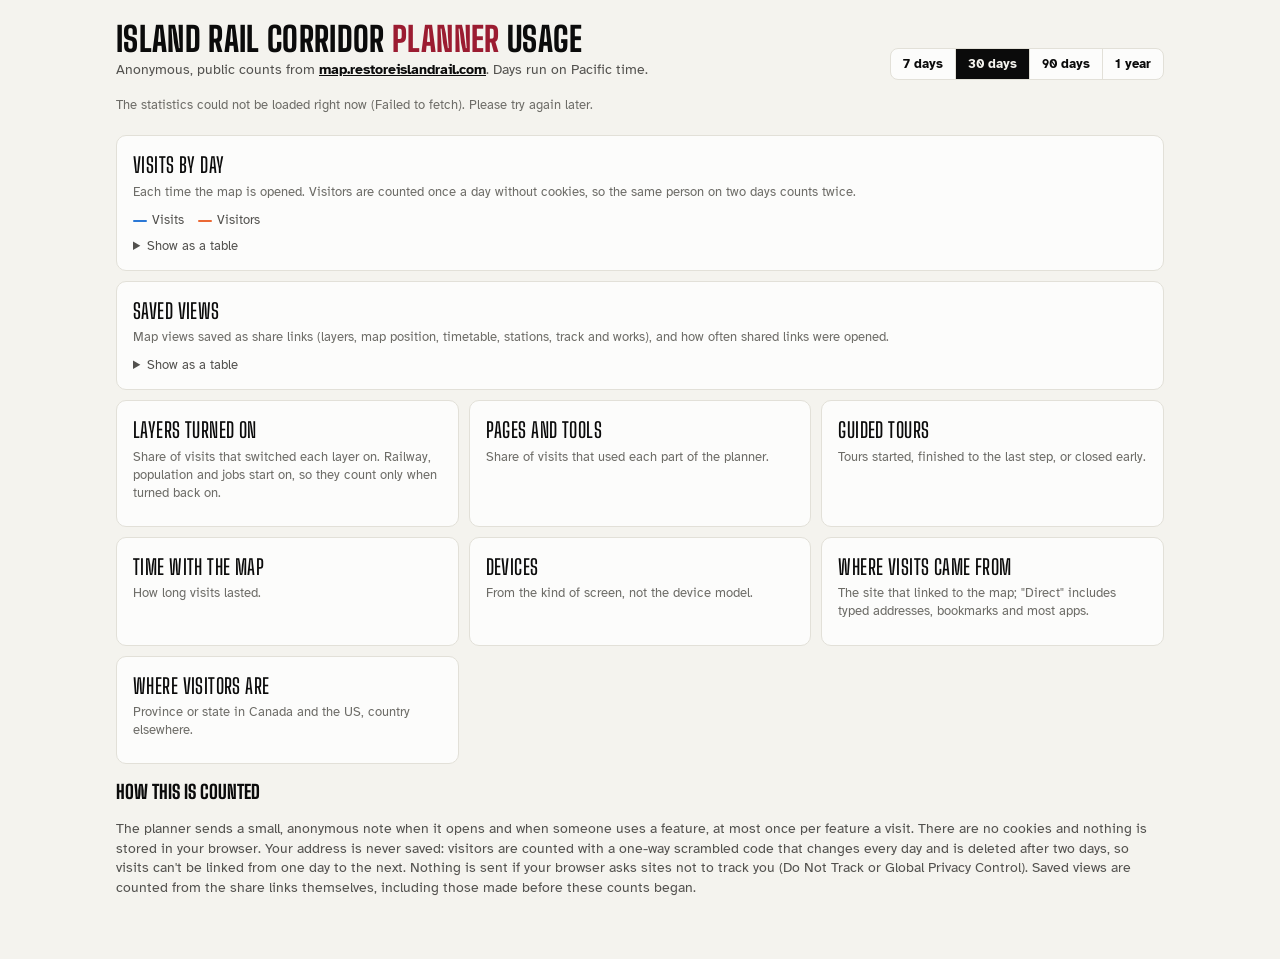
<file: stats/index.html>
<!doctype html>
<html lang="en">
<head>
<meta charset="utf-8">
<meta name="viewport" content="width=device-width, initial-scale=1">
<title>Island Rail Corridor Planner usage</title>
<meta name="description" content="Public, anonymous usage statistics for the Island Rail Corridor Planner map: visits, saved and shared views, and the features people use.">
<link rel="icon" href="../favicon.svg" type="image/svg+xml">
<link rel="stylesheet" href="../fonts/fonts.css">
<style>
:root{--bg:#f4f3ee;--panel:#fcfcfb;--ink:#0b0b0b;--ink2:#52514e;--muted:#6d6c67;--line:#e2e0d8;--grid:#ecebe5;--accent:#9b1c31;
  --s1:#2a78d6;--s2:#eb6834;--track:#ecebe5;--display:'Big Shoulders Display',Impact,sans-serif;--body:'Atkinson Hyperlegible',system-ui,sans-serif;--mono:'IBM Plex Mono',ui-monospace,monospace}
@media (prefers-color-scheme:dark){:root:not([data-theme="light"]){--bg:#121211;--panel:#1a1a19;--ink:#f0efec;--ink2:#c3c2b7;--muted:#9c9b93;--line:#2e2e2b;--grid:#262624;--accent:#ee7586;--s1:#3987e5;--s2:#d95926;--track:#2a2a27}}
:root[data-theme="dark"]{--bg:#121211;--panel:#1a1a19;--ink:#f0efec;--ink2:#c3c2b7;--muted:#9c9b93;--line:#2e2e2b;--grid:#262624;--accent:#ee7586;--s1:#3987e5;--s2:#d95926;--track:#2a2a27}
*{box-sizing:border-box}
body{margin:0;background:var(--bg);color:var(--ink);font:15px/1.45 var(--body)}
.wrap{max-width:1080px;margin:0 auto;padding:22px 16px 48px}
header{display:flex;flex-wrap:wrap;gap:12px 20px;align-items:end;justify-content:space-between;margin-bottom:16px}
h1{font-family:var(--display);font-weight:800;font-size:34px;line-height:1;margin:0;text-transform:uppercase;letter-spacing:.01em}
h1 span{color:var(--accent)}
.sub{color:var(--ink2);margin:4px 0 0;font-size:14px}
.back{color:var(--ink);font-weight:700}
.range{display:flex;gap:0;border:1px solid var(--line);border-radius:8px;overflow:hidden;background:var(--panel)}
.range button{font:600 13px var(--body);border:0;background:none;color:var(--ink);padding:7px 12px;cursor:pointer}
.range button+button{border-left:1px solid var(--line)}
.range button[aria-pressed="true"]{background:var(--ink);color:var(--bg)}
.tiles{display:grid;grid-template-columns:repeat(auto-fit,minmax(170px,1fr));gap:10px;margin-bottom:12px}
.tile{background:var(--panel);border:1px solid var(--line);border-radius:10px;padding:12px 14px}
.tile .k{font-size:12.5px;color:var(--ink2);font-weight:700;text-transform:uppercase;letter-spacing:.04em}
.tile .v{font-family:var(--display);font-weight:800;font-size:40px;line-height:1.05;font-variant-numeric:tabular-nums}
.tile .n{font-size:12.5px;color:var(--muted)}
.tile.hero{border-color:color-mix(in srgb,var(--accent) 45%,var(--line))}
.grid{display:grid;grid-template-columns:repeat(auto-fit,minmax(320px,1fr));gap:10px}
.card{background:var(--panel);border:1px solid var(--line);border-radius:10px;padding:14px 16px;min-width:0}
.card.wide{grid-column:1/-1}
.card h2{font-family:var(--display);font-weight:600;font-size:21px;margin:0;text-transform:uppercase;letter-spacing:.02em}
.card .cap{color:var(--muted);font-size:12.5px;margin:2px 0 10px}
.legend{display:flex;gap:14px;font-size:12.5px;color:var(--ink2);margin-bottom:4px}
.legend i{display:inline-block;width:14px;height:2px;vertical-align:middle;margin-right:5px;border-radius:2px}
.chart{position:relative}
.chart svg{display:block;width:100%;height:auto;overflow:visible}
.ax{font:11px var(--mono);fill:var(--muted)}
.gl{stroke:var(--grid);stroke-width:1}
.tip{position:absolute;pointer-events:none;background:var(--panel);border:1px solid var(--line);border-radius:7px;padding:6px 9px;font-size:12.5px;box-shadow:0 6px 18px rgba(0,0,0,.14);white-space:nowrap;z-index:2}
.tip b{font-variant-numeric:tabular-nums}
.bars{display:grid;gap:7px}
.bar{display:grid;grid-template-columns:minmax(0,1fr) auto;gap:2px 10px;font-size:13.5px;align-items:baseline}
.bar .lbl{overflow:hidden;text-overflow:ellipsis;white-space:nowrap}
.bar .num{font-variant-numeric:tabular-nums;color:var(--ink2);font-size:13px}
.bar .tr{grid-column:1/-1;height:8px;background:var(--track);border-radius:4px;overflow:hidden}
.bar .fill{height:100%;background:var(--s1);border-radius:4px;min-width:2px}
.empty{color:var(--muted);font-size:13.5px;padding:8px 0}
.funnel{display:grid;gap:10px}
.funnel .row{display:grid;grid-template-columns:110px repeat(3,minmax(0,1fr));gap:8px;font-size:13.5px;align-items:center}
.funnel .row.h{color:var(--muted);font-size:12px;text-transform:uppercase;letter-spacing:.04em}
.funnel b{font-variant-numeric:tabular-nums;font-size:18px}
details.tbl{margin-top:8px;font-size:13px}details.tbl summary{cursor:pointer;color:var(--ink2)}
details.tbl table{border-collapse:collapse;margin-top:6px;font-variant-numeric:tabular-nums}
details.tbl td,details.tbl th{padding:2px 12px 2px 0;text-align:right}details.tbl td:first-child,details.tbl th:first-child{text-align:left}
.about{margin-top:14px;color:var(--ink2);font-size:13.5px}
.about h2{font-family:var(--display);font-size:19px;text-transform:uppercase;margin:0 0 4px;color:var(--ink)}
.status{color:var(--muted);font-size:13px;margin:8px 0}
@media (max-width:600px){h1{font-size:28px}.tile .v{font-size:34px}.funnel .row{grid-template-columns:86px repeat(3,minmax(0,1fr))}}
</style>
</head>
<body>
<div class="wrap">
<header>
  <div><h1>Island Rail Corridor <span>Planner</span> usage</h1><p class="sub">Anonymous, public counts from <a class="back" href="../">map.restoreislandrail.com</a>. Days run on Pacific time.</p></div>
  <div class="range" role="group" aria-label="Period"><button type="button" data-d="7">7 days</button><button type="button" data-d="30" aria-pressed="true">30 days</button><button type="button" data-d="90">90 days</button><button type="button" data-d="365">1 year</button></div>
</header>
<div class="status" id="status" role="status">Loading…</div>
<section class="tiles" id="tiles" aria-label="Summary"></section>
<div class="grid">
  <section class="card wide"><h2>Visits by day</h2><p class="cap">Each time the map is opened. Visitors are counted once a day without cookies, so the same person on two days counts twice.</p>
    <div class="legend"><span><i style="background:var(--s1)"></i>Visits</span><span><i style="background:var(--s2)"></i>Visitors</span></div><div class="chart" id="c-visits"></div>
    <details class="tbl"><summary>Show as a table</summary><div id="t-visits"></div></details></section>
  <section class="card wide"><h2>Saved views</h2><p class="cap">Map views saved as share links (layers, map position, timetable, stations, track and works), and how often shared links were opened.</p><div class="chart" id="c-saves"></div>
    <details class="tbl"><summary>Show as a table</summary><div id="t-saves"></div></details></section>
  <section class="card"><h2>Layers turned on</h2><p class="cap">Share of visits that switched each layer on. Railway, population and jobs start on, so they count only when turned back on.</p><div class="bars" id="b-layers"></div></section>
  <section class="card"><h2>Pages and tools</h2><p class="cap">Share of visits that used each part of the planner.</p><div class="bars" id="b-tools"></div></section>
  <section class="card"><h2>Guided tours</h2><p class="cap">Tours started, finished to the last step, or closed early.</p><div class="funnel" id="f-tour"></div></section>
  <section class="card"><h2>Time with the map</h2><p class="cap">How long visits lasted.</p><div class="bars" id="b-dur"></div></section>
  <section class="card"><h2>Devices</h2><p class="cap">From the kind of screen, not the device model.</p><div class="bars" id="b-dev"></div></section>
  <section class="card"><h2>Where visits came from</h2><p class="cap">The site that linked to the map; "Direct" includes typed addresses, bookmarks and most apps.</p><div class="bars" id="b-ref"></div></section>
  <section class="card"><h2>Where visitors are</h2><p class="cap">Province or state in Canada and the US, country elsewhere.</p><div class="bars" id="b-geo"></div></section>
</div>
<section class="about"><h2>How this is counted</h2>
<p>The planner sends a small, anonymous note when it opens and when someone uses a feature, at most once per feature a visit. There are no cookies and nothing is stored in your browser. Your address is never saved: visitors are counted with a one-way scrambled code that changes every day and is deleted after two days, so visits can't be linked from one day to the next. Nothing is sent if your browser asks sites not to track you (Do Not Track or Global Privacy Control). Saved views are counted from the share links themselves, including those made before these counts began.</p></section>
</div>
<div class="tip" id="tip" hidden></div>
<script>
const API='https://island-rail-tankers.give2islandrail.workers.dev/stats';
const $=id=>document.getElementById(id);
const NS='http://www.w3.org/2000/svg';
const el=(t,a,p)=>{const e=document.createElementNS(NS,t);for(const k in a)e.setAttribute(k,a[k]);if(p)p.appendChild(e);return e;};
const fmt=n=>Math.round(n).toLocaleString('en-CA');
const pct=(n,d)=>d?(n/d*100<1&&n>0?'<1':Math.round(n/d*100))+'%':'–';
const esc=s=>String(s).replace(/[&<>"]/g,c=>({'&':'&amp;','<':'&lt;','>':'&gt;','"':'&quot;'}[c]));
const LAYERS={rail:'Railway and stations',speed:'Track speed and works',freight:'Rail freight',pop:'Population',job:'Jobs and land use',dest:'Key destinations',res:'First Nation reserves',flow:'Travel flows',
  traf:'Traffic congestion',crash:'Reported crashes',bus:'BC Transit buses',bp:'Bus priority lanes',trail:'Trails and bike lanes',ferry:'Ferries',mlane:'Shipping lanes',mres:'Marine hazards and restricted areas',tide:'Tidal currents',tanker:'Tankers (live)',air:'Flights'};
const TOOLS={'page:trains':'Trains page','page:sources':'Sources page','page:profiles':'Profiles page','page:ridership':'Ridership page','page:settings':'Settings menu','tab:plan':'Plan tab','tab:tt':'Timetable tab','tab:fleet':'Fleet tab','tab:stn':'Stations tab','tab:trk':'Track tab','tab:works':'Works tab',
  'plan:edit':'Changed the plan','plan:export':'Exported a plan','plan:import':'Imported a plan','exp:on':'Turned on experimental tools','tool:measure':'Measuring tool','tool:search':'Searched the map','tool:search-open':'Opened map search'};
const DUR={'a<30s':'Under 30 seconds','b30s-2m':'30 seconds to 2 minutes','c2-10m':'2 to 10 minutes','d10-30m':'10 to 30 minutes','e30m+':'More than 30 minutes'};
const CC={CA:'Canada',US:'United States',GB:'United Kingdom',AU:'Australia',NZ:'New Zealand',DE:'Germany',FR:'France',NL:'Netherlands',JP:'Japan',IN:'India',IE:'Ireland',CH:'Switzerland',SE:'Sweden',NO:'Norway',MX:'Mexico'};
let DAYS=30,DATA=null;
const tip=$('tip');
function showTip(e,html){tip.innerHTML=html;tip.hidden=false;const w=tip.offsetWidth,h=tip.offsetHeight;let x=e.pageX+14,y=e.pageY-h-10;if(x+w>document.documentElement.clientWidth-8)x=e.pageX-w-14;if(y<window.scrollY+4)y=e.pageY+16;tip.style.left=x+'px';tip.style.top=y+'px';}
const hideTip=()=>{tip.hidden=true;};
function daysList(from,to){const out=[];let d=new Date(from+'T12:00:00Z');const e=new Date(to+'T12:00:00Z');while(d<=e){out.push(d.toISOString().slice(0,10));d=new Date(d.getTime()+864e5);}return out;}
const dlabel=d=>new Date(d+'T12:00:00Z').toLocaleDateString('en-CA',{month:'short',day:'numeric',timeZone:'UTC'});
const dlong=d=>new Date(d+'T12:00:00Z').toLocaleDateString('en-CA',{weekday:'short',month:'long',day:'numeric',year:'numeric',timeZone:'UTC'});
function niceMax(v){if(v<=4)return 4;const p=Math.pow(10,Math.floor(Math.log10(v))),m=v/p;return (m<=2?2:m<=5?5:10)*p;}
/* one-axis time chart: lines (visits, visitors) or bars (saves, opens) */
function timeChart(box,days,series,kind){box.innerHTML='';const W=Math.max(320,box.clientWidth||900),H=220,L=40,R=10,T=10,B=26,iw=W-L-R,ih=H-T-B;
  const svg=el('svg',{viewBox:`0 0 ${W} ${H}`,role:'img','aria-label':series.map(s=>s.name).join(' and ')+' by day'},box);
  const max=niceMax(Math.max(1,...series.flatMap(s=>days.map(d=>s.v[d]||0))));
  for(let i=0;i<=4;i++){const y=T+ih-ih*i/4;el('line',{x1:L,x2:W-R,y1:y,y2:y,class:'gl'},svg);const t=el('text',{x:L-6,y:y+3.5,'text-anchor':'end',class:'ax'},svg);t.textContent=fmt(max*i/4);}
  const n=days.length,step=iw/n,xc=i=>L+step*(i+.5);
  const every=Math.ceil(n/(W<500?4:8));days.forEach((d,i)=>{if(i%every)return;const t=el('text',{x:xc(i),y:H-8,'text-anchor':'middle',class:'ax'},svg);t.textContent=dlabel(d);});
  if(kind==='bar'){const bw=Math.max(1.5,Math.min(18,step/series.length-2));
    series.forEach((s,si)=>days.forEach((d,i)=>{const v=s.v[d]||0;if(!v)return;const h=Math.max(2,ih*v/max),x=xc(i)-(bw*series.length+2*(series.length-1))/2+si*(bw+2);
      el('path',{d:`M${x},${T+ih}V${T+ih-h+Math.min(4,h/2)}q0,-${Math.min(4,h/2)} ${Math.min(4,bw/2)},-${Math.min(4,h/2)}H${x+bw-Math.min(4,bw/2)}q${Math.min(4,bw/2)},0 ${Math.min(4,bw/2)},${Math.min(4,h/2)}V${T+ih}Z`,fill:s.c},svg);}));}
  else series.forEach(s=>{const pts=days.map((d,i)=>[xc(i),T+ih-ih*(s.v[d]||0)/max]);el('polyline',{points:pts.map(p=>p.join(',')).join(' '),fill:'none',stroke:s.c,'stroke-width':2,'stroke-linejoin':'round','stroke-linecap':'round'},svg);
    if(n<=40)pts.forEach(p=>el('circle',{cx:p[0],cy:p[1],r:2.5,fill:s.c},svg));});
  const cross=el('line',{y1:T,y2:T+ih,stroke:'var(--muted)','stroke-width':1,'stroke-dasharray':'3 3',visibility:'hidden'},svg);
  const hit=el('rect',{x:L,y:T,width:iw,height:ih,fill:'transparent'},svg);
  const at=e=>{const r=svg.getBoundingClientRect(),x=(e.clientX-r.left)*W/r.width;return Math.max(0,Math.min(n-1,Math.floor((x-L)/step)));};
  hit.addEventListener('pointermove',e=>{const i=at(e),d=days[i];cross.setAttribute('x1',xc(i));cross.setAttribute('x2',xc(i));cross.setAttribute('visibility','visible');
    showTip(e,`<div>${dlong(d)}</div>`+series.map(s=>`<div><span style="display:inline-block;width:9px;height:9px;border-radius:2px;background:${s.c};margin-right:5px"></span>${s.name}: <b>${fmt(s.v[d]||0)}</b></div>`).join(''));});
  hit.addEventListener('pointerleave',()=>{cross.setAttribute('visibility','hidden');hideTip();});}
function table(box,days,series){const rows=days.filter(d=>series.some(s=>s.v[d])).reverse();
  box.innerHTML=rows.length?`<table><tr><th>Day</th>${series.map(s=>`<th>${s.name}</th>`).join('')}</tr>${rows.map(d=>`<tr><td>${dlong(d)}</td>${series.map(s=>`<td>${fmt(s.v[d]||0)}</td>`).join('')}</tr>`).join('')}</table>`:'<p class="empty">Nothing yet in this period.</p>';}
function bars(box,items,denom,opts={}){box.innerHTML='';items=items.filter(x=>x[1]>0).sort((a,b)=>b[1]-a[1]);if(opts.order)items.sort((a,b)=>a[2]-b[2]);
  if(!items.length){box.innerHTML='<p class="empty">Nothing yet in this period.</p>';return;}
  const max=Math.max(...items.map(x=>x[1])),shown=items.slice(0,opts.max||12);
  for(const [name,v] of shown){const r=document.createElement('div');r.className='bar';
    r.innerHTML=`<span class="lbl" title="${esc(name)}">${esc(name)}</span><span class="num">${opts.raw?fmt(v):`${pct(v,denom)} · ${fmt(v)}`}</span><div class="tr"><div class="fill" style="width:${Math.max(1,v/max*100)}%"></div></div>`;box.appendChild(r);}
  if(items.length>shown.length){const m=document.createElement('p');m.className='empty';m.textContent=`and ${items.length-shown.length} more`;box.appendChild(m);}}
function tile(k,v,n,hero){return`<div class="tile${hero?' hero':''}"><div class="k">${k}</div><div class="v">${v}</div><div class="n">${n}</div></div>`;}
function render(){const a=DATA,days=daysList(a.from,a.to);const S=a.series||{},T=a.totals||{},ev=T.ev||{};
  const sum=k=>days.reduce((x,d)=>x+((S[d]||{})[k]||0),0);const visits=sum('visit'),uniq=sum('uniq'),time=sum('time');
  const start=a.allTime&&a.allTime.visit?a.allTime.visit.first:null;
  $('status').textContent=start?`Counting since ${dlong(start)}. Updated ${new Date(a.updated).toLocaleString('en-CA',{timeZone:'America/Vancouver',dateStyle:'medium',timeStyle:'short'})} Pacific.`:'Counting has just started; numbers will appear as people use the map.';
  $('tiles').innerHTML=tile('Saved views',fmt(a.saves.total),`${fmt(a.saves.inRange)} in the last ${DAYS} days`,true)
    +tile('Shared views opened',fmt(a.opens.inRange),`in the last ${DAYS} days · ${fmt(a.opens.total)} in all`)
    +tile('Visits',fmt(visits),`in the last ${DAYS} days · ${fmt((a.allTime.visit||{}).n||0)} in all`)
    +tile('Visitors',fmt(uniq),`daily visitors added up over ${DAYS} days`)
    +tile('Average time',visits?(time/visits<60?Math.round(time/visits)+' s':(time/visits/60).toFixed(1)+' min'):'–','with the map in view, per visit');
  const vs=[{name:'Visits',c:'var(--s1)',v:Object.fromEntries(days.map(d=>[d,(S[d]||{}).visit||0]))},{name:'Visitors',c:'var(--s2)',v:Object.fromEntries(days.map(d=>[d,(S[d]||{}).uniq||0]))}];
  let vd=start?days.filter(d=>d>=start):days;if(vd.length<7)vd=days.slice(-7);// the visits chart starts when counting began
  timeChart($('c-visits'),vd,vs,'line');table($('t-visits'),vd,vs);
  const ss=[{name:'Views saved',c:'var(--s1)',v:a.saves.byDay},{name:'Shared views opened',c:'var(--s2)',v:a.opens.byDay}];
  timeChart($('c-saves'),days,ss,'bar');table($('t-saves'),days,ss);
  const box=$('c-saves');if(!box.previousElementSibling.classList.contains('legend')){const lg=document.createElement('div');lg.className='legend';lg.innerHTML='<span><i style="background:var(--s1);height:8px"></i>Views saved</span><span><i style="background:var(--s2);height:8px"></i>Shared views opened</span>';box.before(lg);}
  bars($('b-layers'),Object.entries(ev).filter(([k])=>k.startsWith('layer:')).map(([k,v])=>[LAYERS[k.slice(6)]||k.slice(6),v]),visits);
  bars($('b-tools'),Object.entries(ev).filter(([k])=>TOOLS[k]).map(([k,v])=>[TOOLS[k],v]),visits);
  const tg=(t,n)=>ev[`tour:${t}:${n}`]||0;
  $('f-tour').innerHTML='<div class="row h"><span></span><span>Started</span><span>Finished</span><span>Closed early</span></div>'+[['main','Intro tour'],['planning','Planning tour']].map(([n,l])=>`<div class="row"><span>${l}</span><span><b>${fmt(tg('start',n))}</b></span><span><b>${fmt(tg('done',n))}</b> ${tg('start',n)?`<small>${pct(tg('done',n),tg('start',n))}</small>`:''}</span><span><b>${fmt(tg('skip',n))}</b></span></div>`).join('');
  bars($('b-dur'),Object.entries(T.dur||{}).map(([k,v])=>[DUR[k]||k,v,k]),Object.values(T.dur||{}).reduce((a,b)=>a+b,0),{order:1});
  bars($('b-dev'),Object.entries(T.dev||{}).map(([k,v])=>[k[0].toUpperCase()+k.slice(1),v]),visits);
  bars($('b-ref'),Object.entries(T.ref||{}).map(([k,v])=>[k==='(direct)'?'Direct':k,v]),visits);
  const geo={};for(const [k,v] of Object.entries(T.region||{})){const [c,r]=k.split(':');geo[r+(c==='US'?' (US)':'')]=(geo[r+(c==='US'?' (US)':'')]||0)+v;}
  for(const [c,v] of Object.entries(T.country||{}))if(c!=='CA'&&c!=='US')geo[CC[c]||c]=(geo[CC[c]||c]||0)+v;
  bars($('b-geo'),Object.entries(geo),visits);}
async function load(){$('status').textContent='Loading…';
  try{const r=await fetch(API+'?days='+DAYS);if(!r.ok)throw new Error('HTTP '+r.status);DATA=await r.json();render();}
  catch(e){$('status').textContent='The statistics could not be loaded right now ('+e.message+'). Please try again later.';}}
document.querySelectorAll('.range button').forEach(b=>b.onclick=()=>{DAYS=+b.dataset.d;document.querySelectorAll('.range button').forEach(x=>x.setAttribute('aria-pressed',String(x===b)));load();});
let rz;window.addEventListener('resize',()=>{clearTimeout(rz);rz=setTimeout(()=>DATA&&render(),200);});
load();
</script>
</body>
</html>
</file>
<file: fonts/fonts.css>
@font-face{font-family:'Big Shoulders Display';font-style:normal;font-weight:600;font-display:swap;src:url(big-shoulders-display-latin-600-normal.woff2) format('woff2');}
@font-face{font-family:'Big Shoulders Display';font-style:normal;font-weight:800;font-display:swap;src:url(big-shoulders-display-latin-800-normal.woff2) format('woff2');}
@font-face{font-family:'Atkinson Hyperlegible';font-style:normal;font-weight:400;font-display:swap;src:url(atkinson-hyperlegible-latin-400-normal.woff2) format('woff2');}
@font-face{font-family:'Atkinson Hyperlegible';font-style:normal;font-weight:700;font-display:swap;src:url(atkinson-hyperlegible-latin-700-normal.woff2) format('woff2');}
@font-face{font-family:'Atkinson Hyperlegible';font-style:italic;font-weight:400;font-display:swap;src:url(atkinson-hyperlegible-latin-400-italic.woff2) format('woff2');}
@font-face{font-family:'IBM Plex Mono';font-style:normal;font-weight:400;font-display:swap;src:url(ibm-plex-mono-latin-400-normal.woff2) format('woff2');}
@font-face{font-family:'IBM Plex Mono';font-style:normal;font-weight:600;font-display:swap;src:url(ibm-plex-mono-latin-600-normal.woff2) format('woff2');}
</file>
